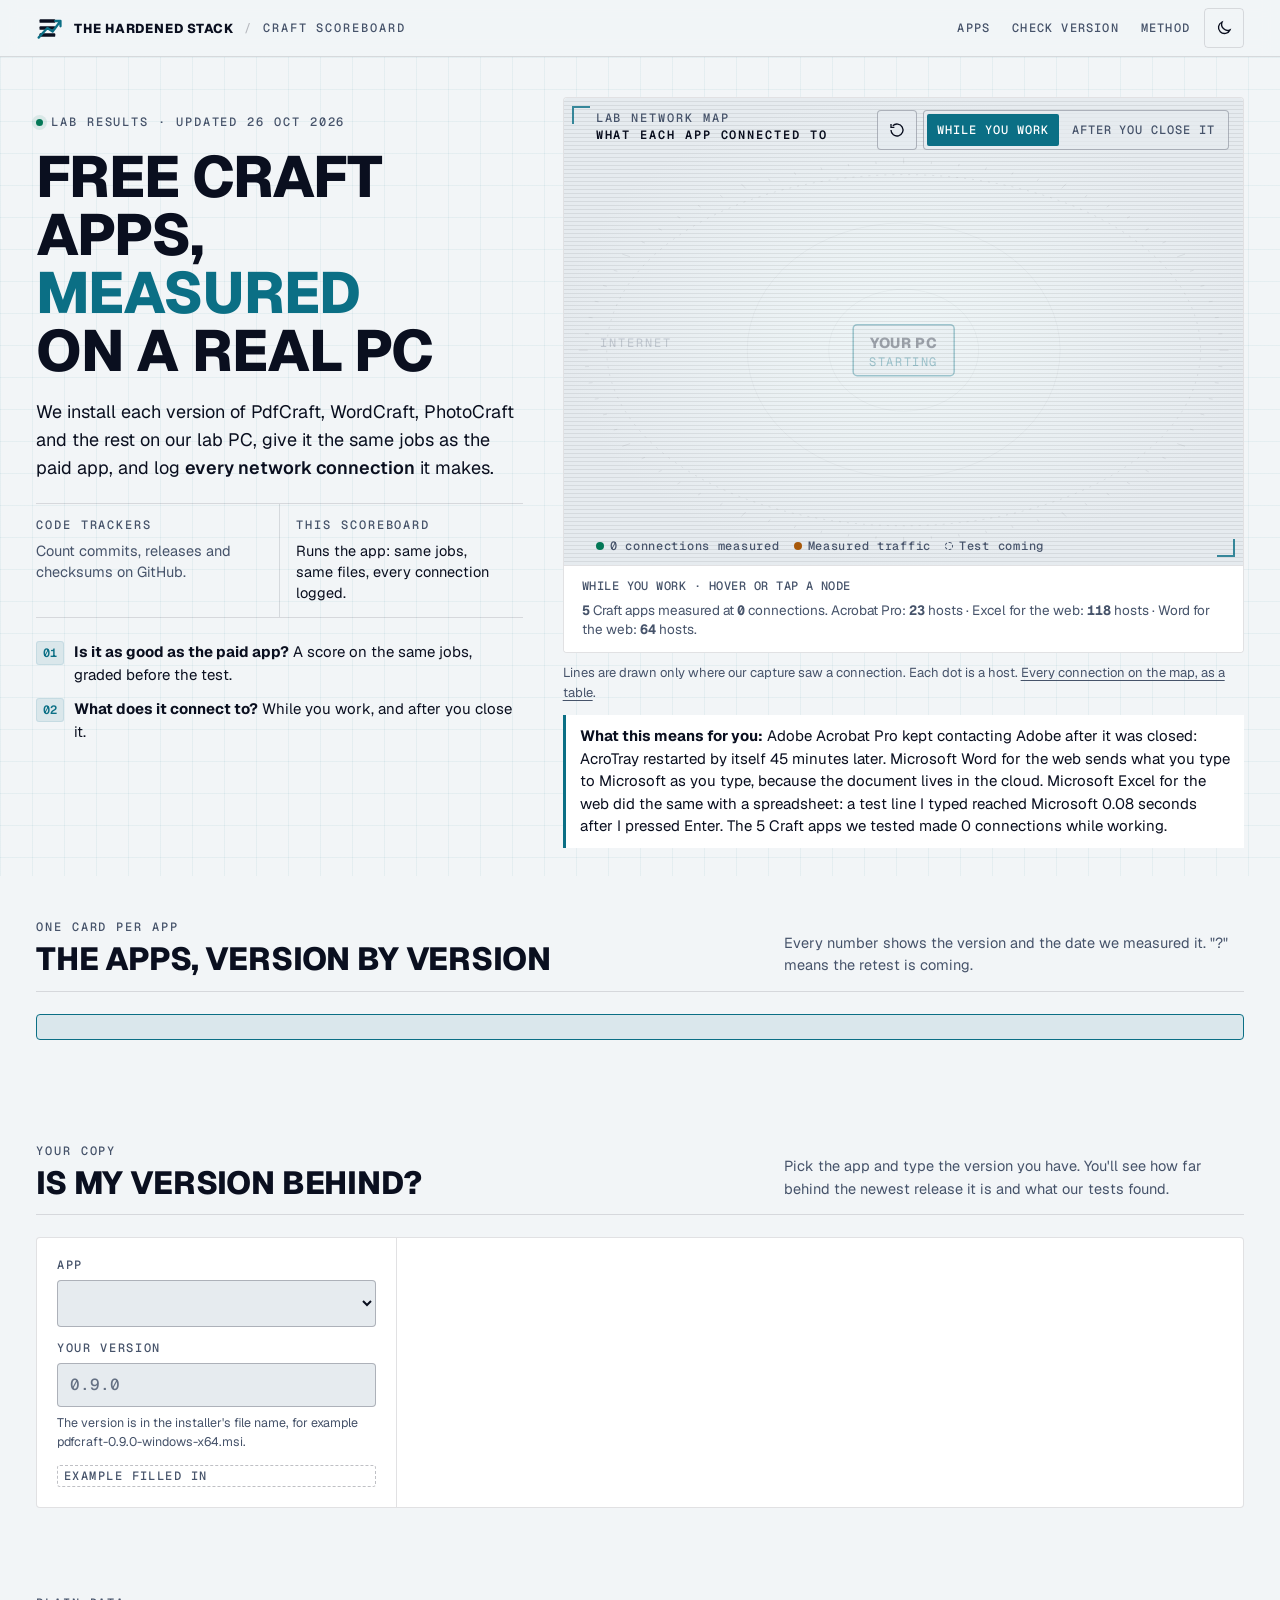
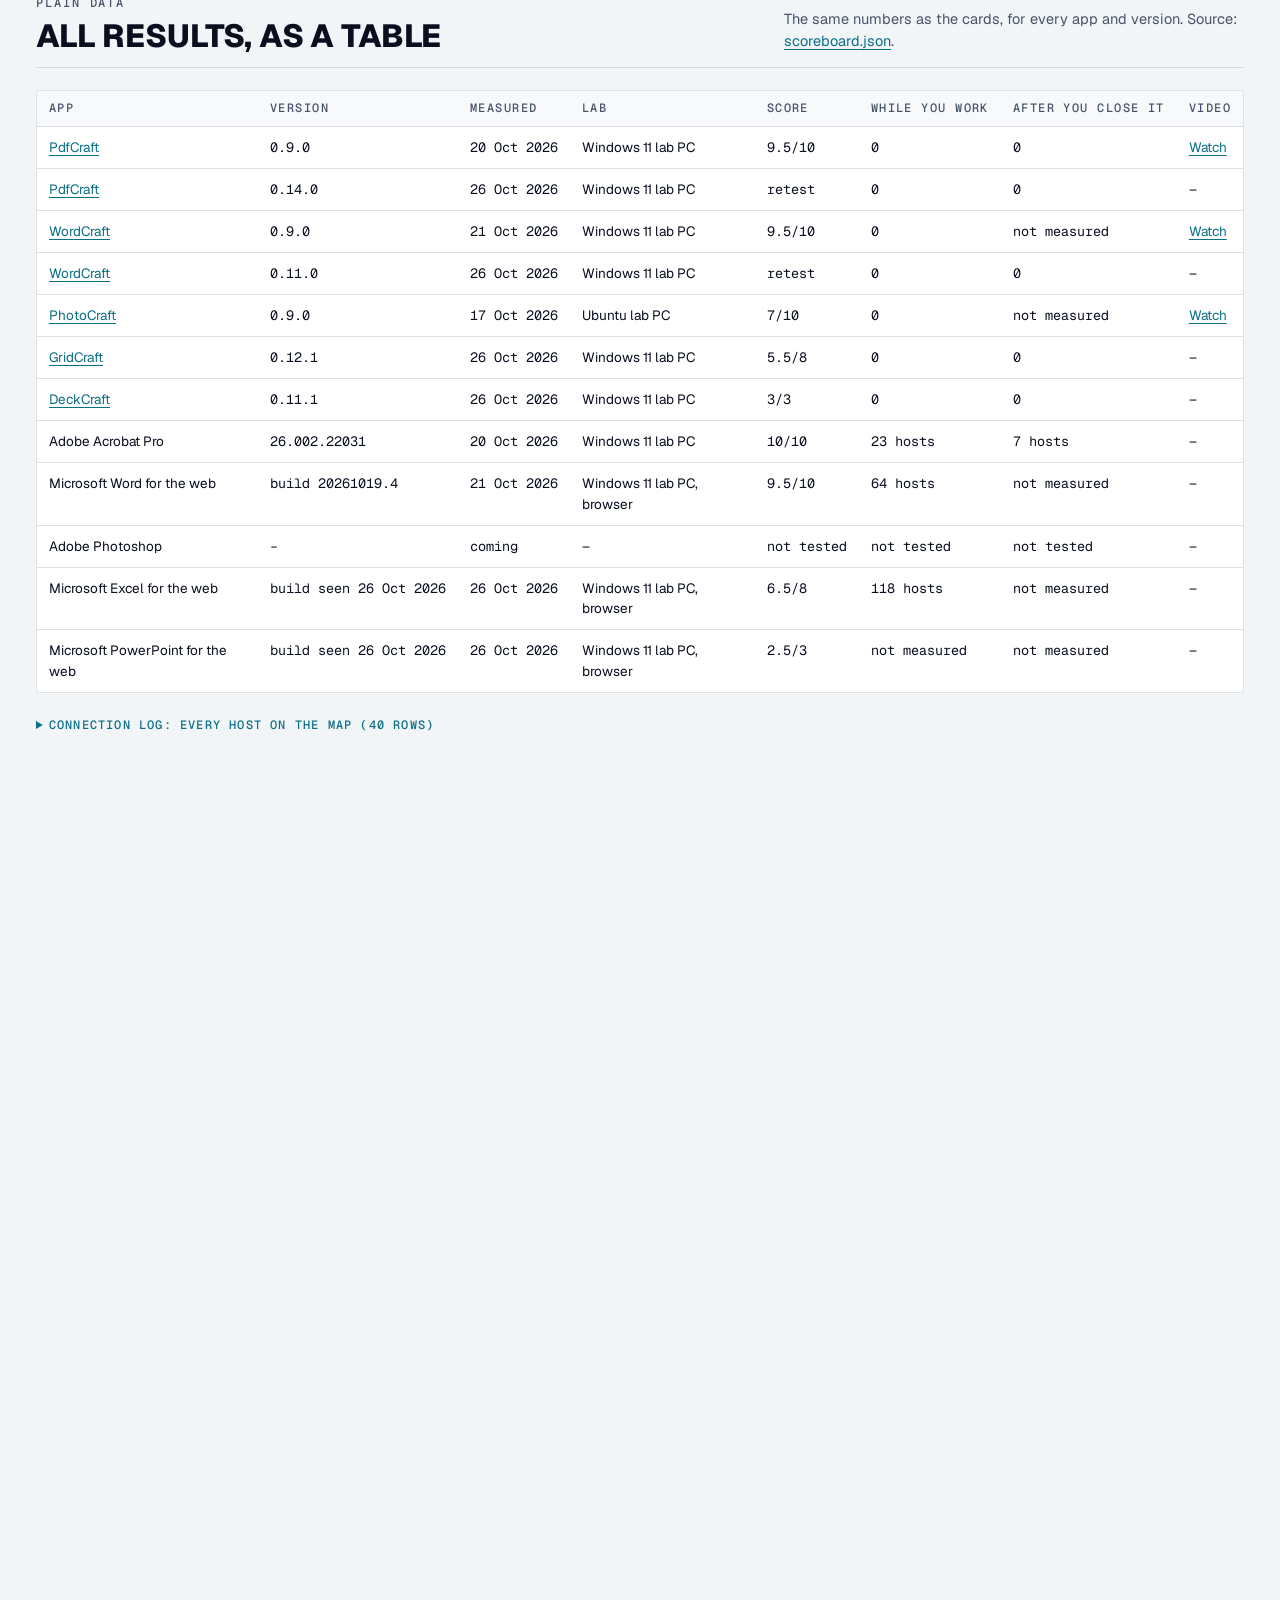
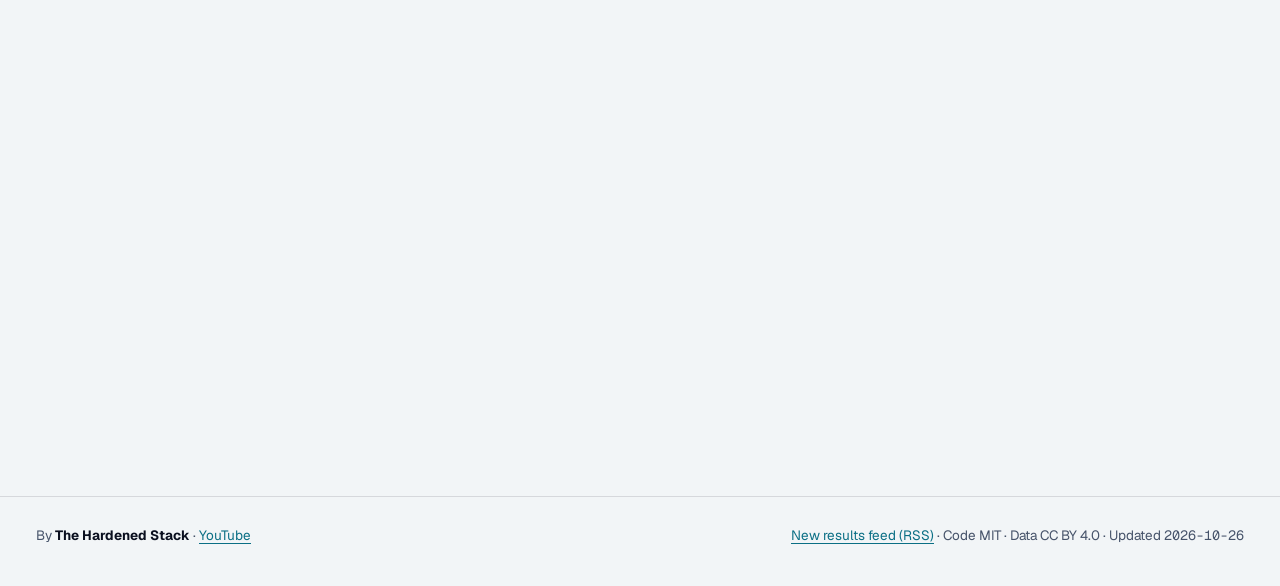
<file: index.html>
<!doctype html>
<html lang="en" class="nojs">
<head>
<meta charset="utf-8">
<meta name="viewport" content="width=device-width, initial-scale=1, viewport-fit=cover">
<meta http-equiv="Content-Security-Policy" content="default-src 'none'; script-src 'self' 'sha256-T2UL5jpI9P/61EwZ3cKBahAchgJo50HOl8XZq+KTWSU='; style-src 'self'; font-src 'self'; img-src 'self' data:; connect-src 'self'; manifest-src 'self'; base-uri 'none'; form-action 'none'">
<meta name="referrer" content="no-referrer">
<title>Craft Scoreboard</title>
<meta name="description" content="Free Craft apps (PdfCraft, WordCraft, PhotoCraft, GridCraft, DeckCraft) tested version by version on a real lab PC: a score against the paid app, and every network connection measured.">
<meta name="theme-color" content="#0a0f1f">
<meta property="og:type" content="website">
<meta property="og:site_name" content="The Hardened Stack">
<meta property="og:title" content="Craft Scoreboard: free Craft apps, measured on a real PC">
<meta property="og:description" content="Free Craft apps (PdfCraft, WordCraft, PhotoCraft, GridCraft, DeckCraft) tested version by version on a real lab PC: a score against the paid app, and every network connection measured.">
<meta property="og:url" content="https://hardenedstack.github.io/craft-scoreboard/">
<meta property="og:image" content="https://hardenedstack.github.io/craft-scoreboard/og.png">
<meta property="og:image:width" content="1200">
<meta property="og:image:height" content="630">
<meta property="og:image:alt" content="Lab network map: Craft apps at 0 connections, Acrobat and Word for the web contacting dozens of hosts">
<meta name="twitter:card" content="summary_large_image">
<meta name="twitter:title" content="Craft Scoreboard">
<meta name="twitter:description" content="Free Craft apps (PdfCraft, WordCraft, PhotoCraft, GridCraft, DeckCraft) tested version by version on a real lab PC: a score against the paid app, and every network connection measured.">
<meta name="twitter:image" content="https://hardenedstack.github.io/craft-scoreboard/og.png">
<link rel="canonical" href="https://hardenedstack.github.io/craft-scoreboard/">
<link rel="icon" href="favicon.svg" type="image/svg+xml">
<link rel="alternate" type="application/atom+xml" title="Craft Scoreboard: new lab results" href="feed.xml">
<link rel="preload" href="fonts/geist.woff2" as="font" type="font/woff2" crossorigin>
<link rel="preload" href="fonts/geist-mono.woff2" as="font" type="font/woff2" crossorigin>
<link rel="stylesheet" href="style.css">
<script>(function(){var d=document.documentElement;d.classList.remove('nojs');try{var t=localStorage.getItem('theme');if(t==='light'||t==='dark')d.setAttribute('data-theme',t)}catch(e){}var q=location.search;if(/[?&](stage|og)\b/.test(q)||location.hash==='#stage')d.classList.add('stage');if(/[?&]og\b/.test(q))d.classList.add('og');var m=/[?&]theme=(light|dark)\b/.exec(q);if(m)d.setAttribute('data-theme',m[1])})();</script>
<script type="application/json" id="data">{"schema":2,"updated":"2026-10-26","site":{"title":"Craft Scoreboard","url":"https://hardenedstack.github.io/craft-scoreboard/","channel":"The Hardened Stack","channel_url":"https://www.youtube.com/channel/UCg95mVk6Es290vh_YB7RZUg"},"scoring":{"pass":1,"partial":0.5,"fail":0,"rule":"Each job is graded PASS 1, PARTIAL 0.5 or FAIL 0. The grading rules for every job are written down before the first app runs it, and both apps get the same jobs and the same files.","scope":"A result covers only the version and the date shown. A newer version can behave differently.","connections":"Connections are network connections made by the app's own processes during the test, captured on the lab PC (packet capture plus the operating system's per-program connection log)."},"scenarios":{"working":"While you work","closed":"After you close it"},"apps":[{"id":"pdfcraft","name":"PdfCraft","kind":"craft","category":"PDF editor","compare_to":"acrobat","source_url":"https://github.com/storytold/pdfcraft","latest_seen":{"version":"0.14.0","checked":"2026-10-26"},"tracked":[{"key":"scanned_redaction","label":"Redact one line on a scanned page"},{"key":"ocr","label":"OCR word accuracy"},{"key":"connections","label":"Connections while working"}],"versions":[{"version":"0.9.0","date":"2026-10-20","status":"measured","platform":"Windows 11 lab PC","score":9.5,"of":10,"summary":"9 of 10 jobs passed. Redacting a scanned page deleted the whole page (GitHub issue #2246).","results":{"scanned_redaction":{"value":"Whole page went blank","grade":"fail"},"ocr":{"value":"97.6%","grade":"pass"},"connections":{"value":"0","grade":"pass"}},"connections":{"working":{"count":0,"how":"41-minute capture of all 10 jobs + Windows connection log"},"closed":{"count":0,"how":"0 processes left running after closing"}},"connections_detail":[],"video":{"id":"ELmmosIsNdI","title":"PdfCraft vs Adobe Acrobat: 10 Real PDF Jobs. It Scored 9.5/10"},"source":"V10 lab findings, 20 Oct 2026, sections 9-13","use_for":"Everyday PDF jobs: 9 of 10 passed, incl. OCR at 97.6% word accuracy.","not_yet_for":"Redacting scanned pages: the whole page went blank."},{"version":"0.14.0","date":"2026-10-26","status":"measured","platform":"Windows 11 lab PC","score":null,"of":null,"summary":"Retest: redacting a scanned page still deletes the whole page (same 1,297-byte file as 0.9.0; GitHub issue #2246 still open). Text redaction still works.","results":{"scanned_redaction":{"value":"Whole page still goes blank","grade":"fail"},"ocr":null,"connections":{"value":"0","grade":"pass"}},"connections":{"working":{"count":0,"how":"Windows connection log during 11 minutes of jobs; the only connection all night was a manual Help > Check for updates (api.github.com)"},"closed":{"count":0,"how":"0 processes left running 5 minutes after closing"}},"connections_detail":[{"host":"api.github.com","owner":"GitHub","scenario":"working","process":"PdfCraft","requests":1,"note":"Only when I clicked Help > Check for updates"}],"use_for":"Text PDFs: redacting text still passed, and it made 0 connections.","not_yet_for":"Redacting scanned pages: the whole page still goes blank in 0.14.0.","video":null,"source":"V13 lab findings, 26 Oct 2026, sections 7-8","proof":{"type":"before_after","label":"Redact one line on a scanned page (0.14.0)","before":"img/pdfcraft-0.14.0-scan-redaction-before.webp","after":"img/pdfcraft-0.14.0-scan-redaction-after.webp","width":1200,"height":675,"before_caption":"Before: one line marked for redaction","after_caption":"After Apply: the whole page still went blank","source":"Lab take, 26 Oct 2026 (GitHub issue #2246 still open)"}}]},{"id":"wordcraft","name":"WordCraft","kind":"craft","category":"Word processor","compare_to":"word-web","source_url":"https://github.com/storytold/wordcraft","latest_seen":{"version":"0.11.0","checked":"2026-10-26"},"tracked":[{"key":"grammar","label":"Spelling + grammar (12 planted errors)"},{"key":"round_trip","label":"40-page report round trip"},{"key":"connections","label":"Connections while working"}],"versions":[{"version":"0.9.0","date":"2026-10-21","status":"measured","platform":"Windows 11 lab PC","score":9.5,"of":10,"summary":"Tied with free Word for the web. The checker caught spelling only, no grammar.","results":{"grammar":{"value":"3/12, spelling only","grade":"partial"},"round_trip":{"value":"13/13 headings, 40/40 pages","grade":"pass"},"connections":{"value":"0","grade":"pass"}},"connections":{"working":{"count":0,"how":"Windows connection log during all 10 jobs: 720 events, 0 from wordcraft.exe"},"closed":null},"connections_detail":[],"video":{"id":"M-QbzRAQcp0","title":"WordCraft vs Free Microsoft Word: Same Score. One Uploads Files"},"source":"V11 lab findings, 21 Oct 2026, sections 8-9","use_for":"Everyday Word documents: invoices, a 40-page report and round trips all passed.","not_yet_for":"Grammar checks: it caught 3 of 12 planted errors, spelling only."},{"version":"0.11.0","date":"2026-10-26","status":"measured","platform":"Windows 11 lab PC","score":null,"of":null,"summary":"Retest: still 3 of 12 planted errors, spelling only, although \"Mark grammar errors as you type\" is on by default. The 40-page report round trip still passes.","results":{"grammar":{"value":"3/12, spelling only","grade":"partial"},"round_trip":{"value":"13/13 structure items","grade":"pass"},"connections":{"value":"0","grade":"pass"}},"connections":{"working":{"count":0,"how":"Windows connection log during 23 minutes and 3 documents; checking works offline"},"closed":{"count":0,"how":"0 processes left running 5 minutes after closing"}},"connections_detail":[],"use_for":"Everyday Word documents, offline: the report round trip passed, 0 connections.","not_yet_for":"Grammar checks: still 3 of 12 caught, spelling only.","video":null,"source":"V13 lab findings, 26 Oct 2026, sections 7-8"}]},{"id":"photocraft","name":"PhotoCraft","kind":"craft","category":"Photo editor","compare_to":"photoshop","source_url":"https://github.com/storytold/photocraft","latest_seen":{"version":"0.9.0","checked":"2026-10-17"},"tracked":[{"key":"remove_background","label":"Remove a portrait background"},{"key":"generative_fill","label":"Generative fill / AI expand"},{"key":"connections","label":"Connections while working"}],"versions":[{"version":"0.9.0","date":"2026-10-17","status":"measured","platform":"Ubuntu lab PC","score":7,"of":10,"summary":"6 passes, 2 partials, 2 fails on 10 standard Photoshop jobs.","results":{"remove_background":{"value":"Lost the top of the head","grade":"fail"},"generative_fill":{"value":"Not in the app","grade":"fail"},"connections":{"value":"0","grade":"pass"}},"connections":{"working":{"count":0,"how":"16-minute packet capture + per-process trace of 11 takes"},"closed":null},"connections_detail":[],"video":{"id":"yradgS_aGLQ","title":"PhotoCraft vs Photoshop: 10 Real Jobs. It Scored 7/10"},"source":"V09 lab findings, 17 Oct 2026, sections 2 and 4","use_for":"Crops, text, Curves, masks and spot healing: all passed.","not_yet_for":"Cutting out people (it lost the top of the head) or AI fill (not in the app)."}]},{"id":"gridcraft","name":"GridCraft","kind":"craft","category":"Spreadsheet","compare_to":"excel-web","source_url":"https://github.com/storytold/gridcraft","latest_seen":{"version":"0.12.1","checked":"2026-10-26"},"tracked":[{"key":"jobs","label":"8 spreadsheet jobs (40 formulas checked)"},{"key":"connections","label":"Connections while working"}],"versions":[{"version":"0.12.1","date":"2026-10-26","status":"measured","platform":"Windows 11 lab PC","score":5.5,"of":8,"summary":"40 of 40 formulas and the pivot totals right. Opened only 49,998 of 100,000 rows, and changed IDs (00123 to 123) and dates in a CSV without asking.","results":{"jobs":{"value":"5.5/8, 40/40 formulas","grade":"partial"},"connections":{"value":"0","grade":"pass"}},"connections":{"working":{"count":0,"how":"Windows connection log during all 8 jobs (39 minutes); no listening port"},"closed":{"count":0,"how":"0 processes left running 5 minutes after closing"}},"connections_detail":[],"video":null,"source":"V13 lab findings, 26 Oct 2026, sections 3 and 5","use_for":"Budgets, formulas and pivot tables: 40 of 40 formulas right, pivot totals exact.","not_yet_for":"Big files (it kept 49,998 of 100,000 rows) or CSVs with leading zeros and day-first dates."}]},{"id":"deckcraft","name":"DeckCraft","kind":"craft","category":"Slides","compare_to":"powerpoint-web","source_url":"https://github.com/storytold/deckcraft","latest_seen":{"version":"0.11.1","checked":"2026-10-26"},"tracked":[{"key":"jobs","label":"3 slide jobs"},{"key":"connections","label":"Connections while working"}],"versions":[{"version":"0.11.1","date":"2026-10-26","status":"measured","platform":"Windows 11 lab PC","score":3,"of":3,"summary":"All 3 jobs passed: the 10-slide deck opened right (table, chart, notes), presented with transitions and exported a matching 10-page PDF. The README still calls it early development.","results":{"jobs":{"value":"3/3","grade":"pass"},"connections":{"value":"0","grade":"pass"}},"connections":{"working":{"count":0,"how":"Windows connection log during all 3 jobs; no listening port"},"closed":{"count":0,"how":"0 processes left running 5 minutes after closing"}},"connections_detail":[],"video":null,"source":"V13 lab findings, 26 Oct 2026, section 6","use_for":"Opening, presenting and exporting everyday decks: 3 of 3 passed.","not_yet_for":"Anything beyond our 3 jobs: we tested one 10-slide deck, and the developer calls it early development."}]},{"id":"acrobat","name":"Adobe Acrobat Pro","short":"Acrobat Pro","kind":"paid","category":"PDF editor (trial)","versions":[{"version":"26.002.22031","date":"2026-10-20","status":"measured","platform":"Windows 11 lab PC","score":10,"of":10,"summary":"Passed all 10 jobs. Signed in to an Adobe account, default settings.","connections":{"working":{"count":23,"how":"Hosts contacted by Acrobat's processes and built-in web views: 19 during 58 minutes of local PDF work (no document upload seen, 0.19 MB sent) + 4 when I used the AI Assistant"},"closed":{"count":7,"how":"With Acrobat closed, AcroTray restarted itself 45 minutes later; AcroTray, AdobeCollabSync and LogTransport2 kept contacting Adobe","timeline":{"start":"10:49:23","end":"11:37:00","captured_from":"10:49:23","events":[{"time":"10:41:00","text":"Acrobat closed. 4 Adobe processes keep running in the background."},{"time":"10:49:23","text":"Capture running. No Adobe connections yet."},{"time":"11:26:12","text":"AcroTray restarts by itself, 45 minutes after Acrobat was closed."},{"time":"11:26:14","text":"AcroTray and AdobeCollabSync contact 6 Adobe hosts."},{"time":"11:36:29","text":"LogTransport2, Adobe's log uploader, connects to 44.219.221.77."},{"time":"11:37:00","text":"End of capture. Acrobat itself was never reopened."}]}}},"connections_detail":[{"host":"acroipm2.adobe.com","owner":"Adobe","scenario":"working","process":"Acrobat"},{"host":"aepxlg.adobe.com","owner":"Adobe","scenario":"working","process":"Acrobat"},{"host":"cai-signer.adobe.io","owner":"Adobe","scenario":"working","process":"Acrobat","note":"Content Credentials"},{"host":"cc-api-data.adobe.io","owner":"Adobe","scenario":"working","process":"Acrobat"},{"host":"cctypekit.adobe.io","owner":"Adobe","scenario":"working","process":"Acrobat"},{"host":"contentcredentials.org","owner":"Content Credentials","scenario":"working","process":"Acrobat","note":"Content Credentials"},{"host":"faster.typekit.net","owner":"Adobe","scenario":"working","process":"Acrobat","mb_down":9.3,"note":"Fonts"},{"host":"files-asr.acrobat.com","owner":"Adobe","scenario":"working","process":"Acrobat"},{"host":"ic.adobe.io","owner":"Adobe","scenario":"working","process":"Acrobat"},{"host":"ims-na1.adobelogin.com","owner":"Adobe","scenario":"working","process":"Acrobat","note":"Sign-in"},{"host":"raw.githubusercontent.com","owner":"GitHub","scenario":"working","process":"Acrobat","note":"Content Credentials"},{"host":"udps.adobe.com","owner":"Adobe","scenario":"working","process":"Acrobat"},{"host":"verify.contentauthenticity.org","owner":"Content Credentials","scenario":"working","process":"Acrobat","note":"Content Credentials"},{"host":"adobe.demdex.net","owner":"Adobe","scenario":"working","process":"Acrobat web view","note":"Adobe audience platform"},{"host":"sstats.adobe.com","owner":"Adobe","scenario":"working","process":"Acrobat web view","note":"Analytics"},{"host":"fillsign.acrobat.com","owner":"Adobe","scenario":"working","process":"Acrobat web view"},{"host":"createpdf-asr.acrobat.com","owner":"Adobe","scenario":"working","process":"Acrobat web view"},{"host":"cloud-asr.acrobat.com","owner":"Adobe","scenario":"working","process":"Acrobat web view"},{"host":"hbc.adobe.io","owner":"Adobe","scenario":"working","process":"Acrobat web view"},{"host":"dc-api-v2.adobe.io","owner":"Adobe","scenario":"working","process":"Acrobat AI Assistant","kb_up":2.0,"note":"Summary of a 3.8 KB contract"},{"host":"dc-genai-content-platform-v2-jpn3.adobe.io","owner":"Adobe","scenario":"working","process":"Acrobat AI Assistant","kb_up":8.6,"note":"Summary of a 3.8 KB contract"},{"host":"senseicore-an1.adobe.io","owner":"Adobe","scenario":"working","process":"Acrobat AI Assistant","kb_up":18.6,"note":"Summary of a 3.8 KB contract"},{"host":"dc-genai-access-provisioning-api.adobe.io","owner":"Adobe","scenario":"working","process":"Acrobat AI Assistant","kb_up":1.8,"note":"Summary of a 3.8 KB contract"},{"host":"cc-api-data.adobe.io","owner":"Adobe","scenario":"closed","process":"AcroTray","time":"11:26:16"},{"host":"ims-na1.adobelogin.com","owner":"Adobe","scenario":"closed","process":"AcroTray","time":"11:26:16"},{"host":"ims-prod06.adobelogin.com","owner":"Adobe","scenario":"closed","process":"AcroTray","time":"11:26:16"},{"host":"p13n.adobe.io","owner":"Adobe","scenario":"closed","process":"AcroTray","time":"11:26:18"},{"host":"lcs-cops.adobe.io","owner":"Adobe","scenario":"closed","process":"AcroTray","time":"11:26:17"},{"host":"aepxlg.adobe.com","owner":"Adobe","scenario":"closed","process":"AdobeCollabSync","time":"11:26:14"},{"host":"44.219.221.77","owner":"Adobe log uploader","scenario":"closed","process":"LogTransport2","note":"Adobe's log uploader, port 443","time":"11:36:29"}],"source":"V10 lab findings, 20 Oct 2026, sections 4, 5, 8 and 11","means":"kept contacting Adobe after it was closed: AcroTray restarted by itself 45 minutes later"}]},{"id":"word-web","name":"Microsoft Word for the web","short":"Word for the web","kind":"paid","category":"Word processor (free, Microsoft account)","versions":[{"version":"build 20261019.4","date":"2026-10-21","status":"measured","platform":"Windows 11 lab PC, browser","score":9.5,"of":10,"summary":"Tied with WordCraft. Mail merge needs the desktop app. Every file opened was uploaded to OneDrive.","connections":{"working":{"count":64,"how":"Hosts in one 47-minute editing session; a test phrase I typed reached Microsoft's editing server within seconds (this is how cloud editing works)"},"closed":null},"connections_detail":[{"host":"word-edit.officeapps.live.com","owner":"Microsoft","scenario":"working","process":"Word for the web","note":"Typed text sent as you type"},{"host":"graph.microsoft.com","owner":"Microsoft","scenario":"working","process":"Word for the web","requests":7,"note":"Each opened file uploaded to OneDrive"},{"host":"browser.events.data.microsoft.com","owner":"Microsoft","scenario":"working","process":"Word for the web","requests":449,"mb_up":8.9,"note":"Diagnostic events"},{"host":"eu-office.events.data.microsoft.com","owner":"Microsoft","scenario":"working","process":"Word for the web","requests":54,"mb_up":1.2,"note":"Diagnostic events"},{"host":"euc-word-telemetry.officeapps.live.com","owner":"Microsoft","scenario":"working","process":"Word for the web","requests":51,"mb_up":0.67,"note":"Diagnostic events"}],"source":"V11 lab findings, 21 Oct 2026, section 7","means":"sends what you type to Microsoft as you type, because the document lives in the cloud"}]},{"id":"photoshop","name":"Adobe Photoshop","short":"Photoshop","kind":"paid","category":"Photo editor","versions":[{"version":null,"date":null,"status":"not_tested","platform":null,"score":null,"of":null,"summary":"Not run in our lab. PhotoCraft was graded on 10 standard Photoshop jobs.","connections":{"working":null,"closed":null},"connections_detail":[],"source":"V09 lab findings, 17 Oct 2026"}]},{"id":"excel-web","name":"Microsoft Excel for the web","short":"Excel for the web","kind":"paid","category":"Spreadsheet (free, Microsoft account)","versions":[{"version":"build seen 26 Oct 2026","date":"2026-10-26","status":"measured","platform":"Windows 11 lab PC, browser","score":6.5,"of":8,"summary":"Opened all 100,000 rows. Changed the same CSV without asking (and broke the accented names). Every file opened was uploaded to OneDrive.","connections":{"working":{"count":118,"how":"Hosts in one 52-minute Edge session (browser included); a test line I typed reached Microsoft's server 0.08 s after Enter (this is how cloud editing works)"},"closed":null},"connections_detail":[{"host":"excel.officeapps.live.com","owner":"Microsoft","scenario":"working","process":"Excel for the web","requests":1227,"note":"Typed text sent as you type"},{"host":"onedrive.live.com","owner":"Microsoft","scenario":"working","process":"Excel for the web","requests":165,"mb_up":9.6,"note":"Files stored in OneDrive"},{"host":"excel-telemetry.officeapps.live.com","owner":"Microsoft","scenario":"working","process":"Excel for the web","requests":806,"mb_up":30.0,"note":"Diagnostic events"},{"host":"browser.events.data.microsoft.com","owner":"Microsoft","scenario":"working","process":"Excel for the web","requests":636,"mb_up":28.1,"note":"Diagnostic events"}],"means":"did the same with a spreadsheet: a test line I typed reached Microsoft 0.08 seconds after I pressed Enter","source":"V13 lab findings, 26 Oct 2026, section 4"}]},{"id":"powerpoint-web","name":"Microsoft PowerPoint for the web","short":"PowerPoint for the web","kind":"paid","category":"Slides (free, Microsoft account)","versions":[{"version":"build seen 26 Oct 2026","date":"2026-10-26","status":"measured","platform":"Windows 11 lab PC, browser","score":2.5,"of":3,"summary":"The deck opened right and exported a matching PDF. Slides advanced, but I didn't see the 2 transitions play in 3 recorded runs.","connections":{"working":null,"closed":null},"connections_detail":[],"source":"V13 lab findings, 26 Oct 2026, section 6"}]}]}</script>
<script src="app.js" defer></script>
</head>
<body>
<a class="skip" href="#main">Skip to results</a>
<header class="top">
  <div class="wrap">
    <a class="brand" href="./">
      <svg width="28" height="28" viewBox="0 0 32 32" aria-hidden="true"><rect x="4" y="6" width="18" height="4" rx="1" fill="currentColor"/><rect x="4" y="14" width="18" height="4" rx="1" fill="currentColor"/><rect x="4" y="22" width="18" height="4" rx="1" fill="currentColor"/><path class="logo-flow" d="M3 27 L13 16 L19 20 L28 8 M22 8 H28 V14" fill="none" stroke-width="2.6" stroke-linecap="round" stroke-linejoin="round"/></svg>
      <b>The Hardened Stack</b><span class="sep">/</span><span>Craft Scoreboard</span>
    </a>
    <nav aria-label="Sections">
      <a class="hide-sm" href="#apps">Apps</a>
      <a class="hide-sm" href="#check">Check version</a>
      <a class="hide-sm" href="#method">Method</a>
      <button type="button" class="btn-icon" id="theme" aria-label="Switch theme">
        <svg class="theme-light-icon" viewBox="0 0 24 24" fill="none" stroke="currentColor" stroke-width="1.8" aria-hidden="true"><circle cx="12" cy="12" r="4.2"/><path d="M12 2.5v2.2M12 19.3v2.2M2.5 12h2.2M19.3 12h2.2M5.3 5.3l1.6 1.6M17.1 17.1l1.6 1.6M5.3 18.7l1.6-1.6M17.1 6.9l1.6-1.6"/></svg>
        <svg class="theme-dark-icon" viewBox="0 0 24 24" fill="none" stroke="currentColor" stroke-width="1.8" aria-hidden="true"><path d="M20 14.5A8 8 0 0 1 9.5 4a8 8 0 1 0 10.5 10.5Z"/></svg>
      </button>
    </nav>
  </div>
</header>

<main id="main">
  <section class="hero" aria-labelledby="hero-title">
    <div class="wrap hero-grid">
      <div class="hero-copy">
        <div class="label eyebrow"><span class="dot" aria-hidden="true"></span>Lab results · updated 26 Oct 2026</div>
        <h1 id="hero-title">Free Craft apps, <em>measured</em> on a real PC</h1>
        <p class="lede">We install each version of PdfCraft, WordCraft, PhotoCraft and the rest on our lab PC, give it the same jobs as the paid app, and log <strong>every network connection</strong> it makes.</p>
        <div class="contrast">
          <div class="them"><div class="label">Code trackers</div><p>Count commits, releases and checksums on GitHub.</p></div>
          <div class="us"><div class="label">This scoreboard</div><p>Runs the app: same jobs, same files, every connection logged.</p></div>
        </div>
        <ul class="answers" aria-label="Two answers per version">
          <li><span class="k">01</span><span><b>Is it as good as the paid app?</b> A score on the same jobs, graded before the test.</span></li>
          <li><span class="k">02</span><span><b>What does it connect to?</b> While you work, and after you close it.</span></li>
        </ul>
      </div>
      <div class="map-wrap">
        <div class="map-box">
          <div class="map-frame">
            <canvas id="map" role="img" aria-label="Lab network map. Craft apps measured at 0 connections. Adobe Acrobat Pro contacted 23 hosts while working and 7 after it was closed. Word for the web contacted 64 hosts in one editing session. The full list is in the connection log table below." aria-describedby="conn-log-summary"></canvas>
            <div class="scan" aria-hidden="true"></div>
            <div class="map-hud">
              <div class="map-title">Lab network map<b>What each app connected to</b></div>
              <div class="hud-ctl">
              <button type="button" class="btn-icon replay" id="replay" aria-label="Replay the sequence"><svg viewBox="0 0 24 24" fill="none" stroke="currentColor" stroke-width="1.8" aria-hidden="true"><path d="M4 12a8 8 0 1 0 2.4-5.7M4 4v4.5h4.5"/></svg></button>
              <div class="seg" role="group" aria-label="When">
                <button type="button" data-sc="working" aria-pressed="true">While you work</button>
                <button type="button" data-sc="closed" aria-pressed="false">After you close it</button>
              </div>
              </div>
            </div>
            <div class="map-legend" aria-hidden="true"><span><i class="lg-q"></i>0 connections measured</span><span><i class="lg-t"></i>Measured traffic</span><span><i class="lg-c"></i>Test coming</span></div>
          </div>
          <div class="readout" id="readout" aria-live="polite"></div>
        </div>
        <p class="map-note">Lines are drawn only where our capture saw a connection. Each dot is a host. <a href="#conn-log">Every connection on the map, as a table</a>.</p>
        <p class="map-means"><b>What this means for you:</b> Adobe Acrobat Pro kept contacting Adobe after it was closed: AcroTray restarted by itself 45 minutes later. Microsoft Word for the web sends what you type to Microsoft as you type, because the document lives in the cloud. Microsoft Excel for the web did the same with a spreadsheet: a test line I typed reached Microsoft 0.08 seconds after I pressed Enter. The 5 Craft apps we tested made 0 connections while working.</p>
      </div>
    </div>
  </section>

  <section id="apps" aria-labelledby="apps-title">
    <div class="wrap">
      <div class="sec-head">
        <div><div class="label">One card per app</div><h2 id="apps-title">The apps, version by version</h2></div>
        <p>Every number shows the version and the date we measured it. "?" means the retest is coming.</p>
      </div>
      <p class="new-banner" id="new-banner" hidden></p>
      <noscript><p class="nojs-note">The app cards, the map and the version checker need JavaScript. Every result is in the tables further down.</p></noscript>
      <div class="apps" id="apps-list"></div>
    </div>
  </section>

  <section id="check" aria-labelledby="check-title" class="js-only">
    <div class="wrap">
      <div class="sec-head">
        <div><div class="label">Your copy</div><h2 id="check-title">Is my version behind?</h2></div>
        <p>Pick the app and type the version you have. You'll see how far behind the newest release it is and what our tests found.</p>
      </div>
      <div class="checker">
        <form id="checker" autocomplete="off">
          <div class="field"><label for="chk-app">App</label><select id="chk-app" name="app"></select></div>
          <div class="field"><label for="chk-ver">Your version</label><input id="chk-ver" name="version" inputmode="decimal" placeholder="0.9.0" spellcheck="false" aria-describedby="chk-hint"><span class="hint" id="chk-hint">The version is in the installer's file name, for example pdfcraft-0.9.0-windows-x64.msi.</span></div>
          <span class="example" id="chk-example">Example filled in</span>
        </form>
        <div class="check-out" id="chk-out" aria-live="polite"></div>
      </div>
    </div>
  </section>

  <section id="results" aria-labelledby="results-title">
    <div class="wrap">
      <div class="sec-head">
        <div><div class="label">Plain data</div><h2 id="results-title">All results, as a table</h2></div>
        <p>The same numbers as the cards, for every app and version. Source: <a href="scoreboard.json">scoreboard.json</a>.</p>
      </div>
      <div class="tbl-wrap">
        <table>
          <caption class="sr-only">Craft Scoreboard results by app and version</caption>
          <thead><tr><th scope="col">App</th><th scope="col">Version</th><th scope="col">Measured</th><th scope="col">Lab</th><th scope="col">Score</th><th scope="col">While you work</th><th scope="col">After you close it</th><th scope="col">Video</th></tr></thead>
          <tbody><tr><td><a href="#pdfcraft">PdfCraft</a></td><td class="num">0.9.0</td><td class="num">20 Oct 2026</td><td>Windows 11 lab PC</td><td class="num">9.5/10</td><td class="num">0</td><td class="num">0</td><td><a href="https://www.youtube.com/watch?v=ELmmosIsNdI" rel="noopener">Watch</a></td></tr>
<tr><td><a href="#pdfcraft">PdfCraft</a></td><td class="num">0.14.0</td><td class="num">26 Oct 2026</td><td>Windows 11 lab PC</td><td class="num">retest</td><td class="num">0</td><td class="num">0</td><td>–</td></tr>
<tr><td><a href="#wordcraft">WordCraft</a></td><td class="num">0.9.0</td><td class="num">21 Oct 2026</td><td>Windows 11 lab PC</td><td class="num">9.5/10</td><td class="num">0</td><td class="num">not measured</td><td><a href="https://www.youtube.com/watch?v=M-QbzRAQcp0" rel="noopener">Watch</a></td></tr>
<tr><td><a href="#wordcraft">WordCraft</a></td><td class="num">0.11.0</td><td class="num">26 Oct 2026</td><td>Windows 11 lab PC</td><td class="num">retest</td><td class="num">0</td><td class="num">0</td><td>–</td></tr>
<tr><td><a href="#photocraft">PhotoCraft</a></td><td class="num">0.9.0</td><td class="num">17 Oct 2026</td><td>Ubuntu lab PC</td><td class="num">7/10</td><td class="num">0</td><td class="num">not measured</td><td><a href="https://www.youtube.com/watch?v=yradgS_aGLQ" rel="noopener">Watch</a></td></tr>
<tr><td><a href="#gridcraft">GridCraft</a></td><td class="num">0.12.1</td><td class="num">26 Oct 2026</td><td>Windows 11 lab PC</td><td class="num">5.5/8</td><td class="num">0</td><td class="num">0</td><td>–</td></tr>
<tr><td><a href="#deckcraft">DeckCraft</a></td><td class="num">0.11.1</td><td class="num">26 Oct 2026</td><td>Windows 11 lab PC</td><td class="num">3/3</td><td class="num">0</td><td class="num">0</td><td>–</td></tr>
<tr><td>Adobe Acrobat Pro</td><td class="num">26.002.22031</td><td class="num">20 Oct 2026</td><td>Windows 11 lab PC</td><td class="num">10/10</td><td class="num">23 hosts</td><td class="num">7 hosts</td><td>–</td></tr>
<tr><td>Microsoft Word for the web</td><td class="num">build 20261019.4</td><td class="num">21 Oct 2026</td><td>Windows 11 lab PC, browser</td><td class="num">9.5/10</td><td class="num">64 hosts</td><td class="num">not measured</td><td>–</td></tr>
<tr><td>Adobe Photoshop</td><td class="num">–</td><td class="num">coming</td><td>–</td><td class="num">not tested</td><td class="num">not tested</td><td class="num">not tested</td><td>–</td></tr>
<tr><td>Microsoft Excel for the web</td><td class="num">build seen 26 Oct 2026</td><td class="num">26 Oct 2026</td><td>Windows 11 lab PC, browser</td><td class="num">6.5/8</td><td class="num">118 hosts</td><td class="num">not measured</td><td>–</td></tr>
<tr><td>Microsoft PowerPoint for the web</td><td class="num">build seen 26 Oct 2026</td><td class="num">26 Oct 2026</td><td>Windows 11 lab PC, browser</td><td class="num">2.5/3</td><td class="num">not measured</td><td class="num">not measured</td><td>–</td></tr></tbody>
        </table>
      </div>
      <details id="conn-log">
        <summary>Connection log: every host on the map (40 rows)</summary>
        <p id="conn-log-summary" class="map-note">Hosts contacted by each app's own processes in our captures. Encrypted traffic: we list who was contacted and how much was sent, not what was inside.</p>
        <div class="tbl-wrap">
          <table>
            <caption class="sr-only">Connection log for the lab network map</caption>
            <thead><tr><th scope="col">App and version</th><th scope="col">When</th><th scope="col">Process</th><th scope="col">Host</th><th scope="col">Requests / data</th><th scope="col">Note</th></tr></thead>
            <tbody><tr><td>PdfCraft <span class="num">0.14.0</span><br><span class="num">26 Oct 2026</span></td><td>While you work</td><td>PdfCraft</td><td class="host">api.github.com</td><td class="num">1 requests</td><td>Only when I clicked Help &gt; Check for updates</td></tr>
<tr><td>Acrobat Pro <span class="num">26.002.22031</span><br><span class="num">20 Oct 2026</span></td><td>While you work</td><td>Acrobat</td><td class="host">acroipm2.adobe.com</td><td class="num">–</td><td></td></tr>
<tr><td>Acrobat Pro <span class="num">26.002.22031</span><br><span class="num">20 Oct 2026</span></td><td>While you work</td><td>Acrobat</td><td class="host">aepxlg.adobe.com</td><td class="num">–</td><td></td></tr>
<tr><td>Acrobat Pro <span class="num">26.002.22031</span><br><span class="num">20 Oct 2026</span></td><td>While you work</td><td>Acrobat</td><td class="host">cai-signer.adobe.io</td><td class="num">–</td><td>Content Credentials</td></tr>
<tr><td>Acrobat Pro <span class="num">26.002.22031</span><br><span class="num">20 Oct 2026</span></td><td>While you work</td><td>Acrobat</td><td class="host">cc-api-data.adobe.io</td><td class="num">–</td><td></td></tr>
<tr><td>Acrobat Pro <span class="num">26.002.22031</span><br><span class="num">20 Oct 2026</span></td><td>While you work</td><td>Acrobat</td><td class="host">cctypekit.adobe.io</td><td class="num">–</td><td></td></tr>
<tr><td>Acrobat Pro <span class="num">26.002.22031</span><br><span class="num">20 Oct 2026</span></td><td>While you work</td><td>Acrobat</td><td class="host">contentcredentials.org</td><td class="num">–</td><td>Content Credentials</td></tr>
<tr><td>Acrobat Pro <span class="num">26.002.22031</span><br><span class="num">20 Oct 2026</span></td><td>While you work</td><td>Acrobat</td><td class="host">faster.typekit.net</td><td class="num">9.3 MB received</td><td>Fonts</td></tr>
<tr><td>Acrobat Pro <span class="num">26.002.22031</span><br><span class="num">20 Oct 2026</span></td><td>While you work</td><td>Acrobat</td><td class="host">files-asr.acrobat.com</td><td class="num">–</td><td></td></tr>
<tr><td>Acrobat Pro <span class="num">26.002.22031</span><br><span class="num">20 Oct 2026</span></td><td>While you work</td><td>Acrobat</td><td class="host">ic.adobe.io</td><td class="num">–</td><td></td></tr>
<tr><td>Acrobat Pro <span class="num">26.002.22031</span><br><span class="num">20 Oct 2026</span></td><td>While you work</td><td>Acrobat</td><td class="host">ims-na1.adobelogin.com</td><td class="num">–</td><td>Sign-in</td></tr>
<tr><td>Acrobat Pro <span class="num">26.002.22031</span><br><span class="num">20 Oct 2026</span></td><td>While you work</td><td>Acrobat</td><td class="host">raw.githubusercontent.com</td><td class="num">–</td><td>Content Credentials</td></tr>
<tr><td>Acrobat Pro <span class="num">26.002.22031</span><br><span class="num">20 Oct 2026</span></td><td>While you work</td><td>Acrobat</td><td class="host">udps.adobe.com</td><td class="num">–</td><td></td></tr>
<tr><td>Acrobat Pro <span class="num">26.002.22031</span><br><span class="num">20 Oct 2026</span></td><td>While you work</td><td>Acrobat</td><td class="host">verify.contentauthenticity.org</td><td class="num">–</td><td>Content Credentials</td></tr>
<tr><td>Acrobat Pro <span class="num">26.002.22031</span><br><span class="num">20 Oct 2026</span></td><td>While you work</td><td>Acrobat web view</td><td class="host">adobe.demdex.net</td><td class="num">–</td><td>Adobe audience platform</td></tr>
<tr><td>Acrobat Pro <span class="num">26.002.22031</span><br><span class="num">20 Oct 2026</span></td><td>While you work</td><td>Acrobat web view</td><td class="host">sstats.adobe.com</td><td class="num">–</td><td>Analytics</td></tr>
<tr><td>Acrobat Pro <span class="num">26.002.22031</span><br><span class="num">20 Oct 2026</span></td><td>While you work</td><td>Acrobat web view</td><td class="host">fillsign.acrobat.com</td><td class="num">–</td><td></td></tr>
<tr><td>Acrobat Pro <span class="num">26.002.22031</span><br><span class="num">20 Oct 2026</span></td><td>While you work</td><td>Acrobat web view</td><td class="host">createpdf-asr.acrobat.com</td><td class="num">–</td><td></td></tr>
<tr><td>Acrobat Pro <span class="num">26.002.22031</span><br><span class="num">20 Oct 2026</span></td><td>While you work</td><td>Acrobat web view</td><td class="host">cloud-asr.acrobat.com</td><td class="num">–</td><td></td></tr>
<tr><td>Acrobat Pro <span class="num">26.002.22031</span><br><span class="num">20 Oct 2026</span></td><td>While you work</td><td>Acrobat web view</td><td class="host">hbc.adobe.io</td><td class="num">–</td><td></td></tr>
<tr><td>Acrobat Pro <span class="num">26.002.22031</span><br><span class="num">20 Oct 2026</span></td><td>While you work</td><td>Acrobat AI Assistant</td><td class="host">dc-api-v2.adobe.io</td><td class="num">2 KB sent</td><td>Summary of a 3.8 KB contract</td></tr>
<tr><td>Acrobat Pro <span class="num">26.002.22031</span><br><span class="num">20 Oct 2026</span></td><td>While you work</td><td>Acrobat AI Assistant</td><td class="host">dc-genai-content-platform-v2-jpn3.adobe.io</td><td class="num">8.6 KB sent</td><td>Summary of a 3.8 KB contract</td></tr>
<tr><td>Acrobat Pro <span class="num">26.002.22031</span><br><span class="num">20 Oct 2026</span></td><td>While you work</td><td>Acrobat AI Assistant</td><td class="host">senseicore-an1.adobe.io</td><td class="num">18.6 KB sent</td><td>Summary of a 3.8 KB contract</td></tr>
<tr><td>Acrobat Pro <span class="num">26.002.22031</span><br><span class="num">20 Oct 2026</span></td><td>While you work</td><td>Acrobat AI Assistant</td><td class="host">dc-genai-access-provisioning-api.adobe.io</td><td class="num">1.8 KB sent</td><td>Summary of a 3.8 KB contract</td></tr>
<tr><td>Acrobat Pro <span class="num">26.002.22031</span><br><span class="num">20 Oct 2026</span></td><td>After you close it</td><td>AcroTray</td><td class="host">cc-api-data.adobe.io</td><td class="num">–</td><td></td></tr>
<tr><td>Acrobat Pro <span class="num">26.002.22031</span><br><span class="num">20 Oct 2026</span></td><td>After you close it</td><td>AcroTray</td><td class="host">ims-na1.adobelogin.com</td><td class="num">–</td><td></td></tr>
<tr><td>Acrobat Pro <span class="num">26.002.22031</span><br><span class="num">20 Oct 2026</span></td><td>After you close it</td><td>AcroTray</td><td class="host">ims-prod06.adobelogin.com</td><td class="num">–</td><td></td></tr>
<tr><td>Acrobat Pro <span class="num">26.002.22031</span><br><span class="num">20 Oct 2026</span></td><td>After you close it</td><td>AcroTray</td><td class="host">p13n.adobe.io</td><td class="num">–</td><td></td></tr>
<tr><td>Acrobat Pro <span class="num">26.002.22031</span><br><span class="num">20 Oct 2026</span></td><td>After you close it</td><td>AcroTray</td><td class="host">lcs-cops.adobe.io</td><td class="num">–</td><td></td></tr>
<tr><td>Acrobat Pro <span class="num">26.002.22031</span><br><span class="num">20 Oct 2026</span></td><td>After you close it</td><td>AdobeCollabSync</td><td class="host">aepxlg.adobe.com</td><td class="num">–</td><td></td></tr>
<tr><td>Acrobat Pro <span class="num">26.002.22031</span><br><span class="num">20 Oct 2026</span></td><td>After you close it</td><td>LogTransport2</td><td class="host">44.219.221.77</td><td class="num">–</td><td>Adobe&#x27;s log uploader, port 443</td></tr>
<tr><td>Word for the web <span class="num">build 20261019.4</span><br><span class="num">21 Oct 2026</span></td><td>While you work</td><td>Word for the web</td><td class="host">word-edit.officeapps.live.com</td><td class="num">–</td><td>Typed text sent as you type</td></tr>
<tr><td>Word for the web <span class="num">build 20261019.4</span><br><span class="num">21 Oct 2026</span></td><td>While you work</td><td>Word for the web</td><td class="host">graph.microsoft.com</td><td class="num">7 requests</td><td>Each opened file uploaded to OneDrive</td></tr>
<tr><td>Word for the web <span class="num">build 20261019.4</span><br><span class="num">21 Oct 2026</span></td><td>While you work</td><td>Word for the web</td><td class="host">browser.events.data.microsoft.com</td><td class="num">449 requests · 8.9 MB sent</td><td>Diagnostic events</td></tr>
<tr><td>Word for the web <span class="num">build 20261019.4</span><br><span class="num">21 Oct 2026</span></td><td>While you work</td><td>Word for the web</td><td class="host">eu-office.events.data.microsoft.com</td><td class="num">54 requests · 1.2 MB sent</td><td>Diagnostic events</td></tr>
<tr><td>Word for the web <span class="num">build 20261019.4</span><br><span class="num">21 Oct 2026</span></td><td>While you work</td><td>Word for the web</td><td class="host">euc-word-telemetry.officeapps.live.com</td><td class="num">51 requests · 0.67 MB sent</td><td>Diagnostic events</td></tr>
<tr><td>Excel for the web <span class="num">build seen 26 Oct 2026</span><br><span class="num">26 Oct 2026</span></td><td>While you work</td><td>Excel for the web</td><td class="host">excel.officeapps.live.com</td><td class="num">1227 requests</td><td>Typed text sent as you type</td></tr>
<tr><td>Excel for the web <span class="num">build seen 26 Oct 2026</span><br><span class="num">26 Oct 2026</span></td><td>While you work</td><td>Excel for the web</td><td class="host">onedrive.live.com</td><td class="num">165 requests · 9.6 MB sent</td><td>Files stored in OneDrive</td></tr>
<tr><td>Excel for the web <span class="num">build seen 26 Oct 2026</span><br><span class="num">26 Oct 2026</span></td><td>While you work</td><td>Excel for the web</td><td class="host">excel-telemetry.officeapps.live.com</td><td class="num">806 requests · 30 MB sent</td><td>Diagnostic events</td></tr>
<tr><td>Excel for the web <span class="num">build seen 26 Oct 2026</span><br><span class="num">26 Oct 2026</span></td><td>While you work</td><td>Excel for the web</td><td class="host">browser.events.data.microsoft.com</td><td class="num">636 requests · 28.1 MB sent</td><td>Diagnostic events</td></tr></tbody>
          </table>
        </div>
      </details>
    </div>
  </section>

  <section id="method" aria-labelledby="method-title">
    <div class="wrap">
      <div class="sec-head">
        <div><div class="label">How we test</div><h2 id="method-title">Method</h2></div>
        <p>A result covers only the version and the date shown. A newer version can behave differently.</p>
      </div>
      <div class="method">
        <div>
          <div class="label">Score</div>
          <h3>Same jobs, rules written first</h3>
          <p>Each job is graded PASS 1, PARTIAL 0.5 or FAIL 0. The grading rules for every job are written down before the first app runs it, and both apps get the same jobs and the same files.</p>
          <div class="scale"><span class="pill pass">Pass 1</span><span class="pill partial">Partial 0.5</span><span class="pill fail">Fail 0</span></div>
        </div>
        <div>
          <div class="label">Connections</div>
          <h3>Counted per program</h3>
          <p>Connections are network connections made by the app&#x27;s own processes during the test, captured on the lab PC (packet capture plus the operating system&#x27;s per-program connection log).</p>
          <p>Paid apps run with default settings and the account they ask for. Web apps are measured in the browser session we used for the jobs.</p>
        </div>
        <div>
          <div class="label">Scope</div>
          <h3>One version, one date</h3>
          <p>Developers ship fixes, and Microsoft and Adobe change their services. A result says what we measured on that version, on that date, on our lab PC. It is not a verdict on any company.</p>
          <p>Each result links to the video that shows the test.</p>
        </div>
      </div>
    </div>
  </section>
</main>

<footer>
  <div class="wrap">
    <span>By <b>The Hardened Stack</b> · <a href="https://www.youtube.com/channel/UCg95mVk6Es290vh_YB7RZUg" rel="noopener">YouTube</a></span>
    <span><a href="feed.xml">New results feed (RSS)</a> · Code MIT · Data CC BY 4.0 · Updated <span class="num">2026-10-26</span></span>
  </div>
</footer>

</body>
</html>
</file>
<file: style.css>
/* Layout: a lab instrument panel. Hero = live network map (right) beside the thesis (left);
   below it, one row per app pair, a version checker and the raw tables. Dark-first, one accent (brand cyan). */
@font-face { font-family: "Geist"; src: url("fonts/geist.woff2") format("woff2"); font-weight: 100 900; font-display: swap; }
@font-face { font-family: "Geist Mono"; src: url("fonts/geist-mono.woff2") format("woff2"); font-weight: 100 900; font-display: swap; }

:root {
  --bg: #0a0f1f;          /* midnight navy (brand) */
  --bg-deep: #05070f;
  --panel: #0f1729;
  --panel-2: #131d33;
  --line: rgba(148, 163, 184, .16);
  --line-strong: rgba(148, 163, 184, .32);
  --grid: rgba(34, 211, 238, .045);
  --fg: #fff9dc;          /* warm cream (brand) */
  --muted: #9aa8bd;
  --accent: #22d3ee;      /* electric cyan (brand), the one accent */
  --accent-ink: #05070f;
  --accent-soft: rgba(34, 211, 238, .14);
  --traffic: #f5a524;     /* measured traffic (semantic) */
  --traffic-soft: rgba(245, 165, 36, .16);
  --quiet: #34d399;       /* 0 connections / pass (semantic) */
  --quiet-soft: rgba(52, 211, 153, .14);
  --fail: #f87171;
  --fail-soft: rgba(248, 113, 113, .14);
  --font-display: "Geist", "Segoe UI Variable Display", "Segoe UI", system-ui, -apple-system, sans-serif;
  --font-body: "Geist", "Segoe UI", system-ui, -apple-system, sans-serif;
  --font-mono: "Geist Mono", ui-monospace, "Cascadia Mono", "SF Mono", Consolas, monospace;
  --radius: 4px;
  --wrap: 1240px;
  color-scheme: dark;
}
@media (prefers-color-scheme: light) {
  :root:not([data-theme="dark"]) {
    --bg: #f2f5f7; --bg-deep: #e6ebef; --panel: #ffffff; --panel-2: #f7f9fb;
    --line: rgba(10, 15, 31, .12); --line-strong: rgba(10, 15, 31, .26); --grid: rgba(14, 116, 144, .06);
    --fg: #0a0f1f; --muted: #46536a; --accent: #0b6f85; --accent-ink: #ffffff; --accent-soft: rgba(11, 111, 133, .1);
    --traffic: #a8590a; --traffic-soft: rgba(168, 89, 10, .12); --quiet: #047857; --quiet-soft: rgba(4, 120, 87, .1);
    --fail: #b42318; --fail-soft: rgba(180, 35, 24, .09);
    color-scheme: light;
  }
}
:root[data-theme="light"] {
  --bg: #f2f5f7; --bg-deep: #e6ebef; --panel: #ffffff; --panel-2: #f7f9fb;
  --line: rgba(10, 15, 31, .12); --line-strong: rgba(10, 15, 31, .26); --grid: rgba(14, 116, 144, .06);
  --fg: #0a0f1f; --muted: #46536a; --accent: #0b6f85; --accent-ink: #ffffff; --accent-soft: rgba(11, 111, 133, .1);
  --traffic: #a8590a; --traffic-soft: rgba(168, 89, 10, .12); --quiet: #047857; --quiet-soft: rgba(4, 120, 87, .1);
  --fail: #b42318; --fail-soft: rgba(180, 35, 24, .09);
  color-scheme: light;
}

*, *::before, *::after { box-sizing: border-box; }
html { -webkit-text-size-adjust: 100%; scroll-padding-top: 72px; }
body {
  margin: 0; background: var(--bg); color: var(--fg);
  font: 400 16px/1.55 var(--font-body);
  -webkit-font-smoothing: antialiased;
}
a { color: var(--accent); text-underline-offset: 3px; }
a:hover { text-decoration-thickness: 2px; }
:focus-visible { outline: 2px solid var(--accent); outline-offset: 3px; border-radius: 2px; }
img, svg, canvas { max-width: 100%; }
.sr-only { position: absolute; width: 1px; height: 1px; overflow: hidden; clip: rect(0 0 0 0); white-space: nowrap; }
.wrap { max-width: var(--wrap); margin: 0 auto; padding-left: max(16px, env(safe-area-inset-left, 0px)); padding-right: max(16px, env(safe-area-inset-right, 0px)); }
.mono, .num { font-family: var(--font-mono); font-variant-numeric: tabular-nums; }
.label { font: 500 12px/1.3 var(--font-mono); letter-spacing: .16em; text-transform: uppercase; color: var(--muted); }
.skip { position: absolute; left: 16px; top: -60px; background: var(--accent); color: var(--accent-ink); padding: 8px 12px; z-index: 30; font-weight: 600; }
.skip:focus { top: 12px; }

/* ── Top bar ─────────────────────────────── */
body::before { content: ""; position: fixed; inset: 0 0 auto; height: env(safe-area-inset-top, 0px); z-index: 10; background: var(--bg); }
.top { position: sticky; top: env(safe-area-inset-top, 0px); z-index: 9; background: color-mix(in srgb, var(--bg) 86%, transparent); backdrop-filter: blur(8px); border-bottom: 1px solid var(--line); }
.top .wrap { display: flex; align-items: center; gap: 16px; min-height: 56px; }
.brand { display: flex; align-items: center; gap: 10px; color: var(--fg); text-decoration: none; min-width: 0; }
.brand svg { flex: none; }
.brand b { font: 800 13px/1 var(--font-display); letter-spacing: .06em; text-transform: uppercase; white-space: nowrap; }
.brand span { font: 500 12px/1 var(--font-mono); letter-spacing: .16em; text-transform: uppercase; color: var(--muted); white-space: nowrap; }
.brand .sep { color: var(--line-strong); }
.top nav { margin-left: auto; display: flex; align-items: center; gap: 6px; }
.top nav a { font: 500 12px/1 var(--font-mono); letter-spacing: .1em; text-transform: uppercase; color: var(--muted); text-decoration: none; padding: 10px 8px; }
.top nav a:hover { color: var(--fg); }
.btn-icon { display: inline-grid; place-items: center; width: 40px; height: 40px; border: 1px solid var(--line); background: transparent; color: var(--fg); border-radius: var(--radius); cursor: pointer; }
.btn-icon:hover { border-color: var(--line-strong); }
.btn-icon svg { width: 18px; height: 18px; }
.theme-dark-icon { display: none; }
:root[data-theme="light"] .theme-light-icon { display: none; }
:root[data-theme="light"] .theme-dark-icon { display: block; }
@media (prefers-color-scheme: light) { :root:not([data-theme="dark"]) .theme-light-icon { display: none; } :root:not([data-theme="dark"]) .theme-dark-icon { display: block; } }

/* ── Hero ─────────────────────────────── */
.hero { padding-block: 40px 28px; background-image: linear-gradient(var(--grid) 1px, transparent 1px), linear-gradient(90deg, var(--grid) 1px, transparent 1px); background-size: 32px 32px; }
.hero-grid { display: grid; grid-template-columns: minmax(0, 5fr) minmax(0, 7fr); gap: 40px; align-items: start; }
.hero-copy { min-width: 0; padding-top: 12px; }
.eyebrow { display: inline-flex; align-items: center; gap: 8px; }
.eyebrow .dot { width: 7px; height: 7px; border-radius: 50%; background: var(--quiet); box-shadow: 0 0 0 4px var(--quiet-soft); }
h1 { font: 800 clamp(34px, 4.6vw, 58px)/1.0 var(--font-display); letter-spacing: -.015em; text-transform: uppercase; margin: 14px 0 18px; text-wrap: balance; }
h1 em { font-style: normal; color: var(--accent); }
.lede { font-size: 18px; line-height: 1.55; color: var(--fg); max-width: 34em; margin: 0 0 22px; }
.lede strong { font-weight: 600; }
.contrast { border-top: 1px solid var(--line); border-bottom: 1px solid var(--line); display: grid; grid-template-columns: 1fr 1fr; margin: 0 0 22px; }
.contrast > div { padding: 14px 16px 14px 0; min-width: 0; }
.contrast > div + div { border-left: 1px solid var(--line); padding-left: 16px; }
.contrast p { margin: 6px 0 0; font-size: 14.5px; line-height: 1.45; }
.contrast .us p { color: var(--fg); }
.contrast .them p { color: var(--muted); }
.answers { display: grid; gap: 10px; margin: 0; padding: 0; list-style: none; }
.answers li { display: grid; grid-template-columns: 28px 1fr; gap: 10px; align-items: baseline; font-size: 15px; }
.answers .k { font: 600 12px/1 var(--font-mono); color: var(--accent); border: 1px solid var(--accent-soft); background: var(--accent-soft); padding: 5px 0; text-align: center; border-radius: 3px; }

/* map */
.map-wrap { min-width: 0; }
.map-frame { position: relative; border: 1px solid var(--line); background: radial-gradient(ellipse at 50% 50%, color-mix(in srgb, var(--accent) 7%, var(--panel)) 0%, var(--bg-deep) 72%); border-radius: var(--radius); overflow: hidden; }
.map-frame::before, .map-frame::after { content: ""; position: absolute; width: 18px; height: 18px; border: 2px solid var(--accent); pointer-events: none; z-index: 2; opacity: .8; }
.map-frame::before { left: 8px; top: 8px; border-right: 0; border-bottom: 0; }
.map-frame::after { right: 8px; bottom: 8px; border-left: 0; border-top: 0; }
.scan { position: absolute; inset: 0; pointer-events: none; z-index: 1; background: repeating-linear-gradient(0deg, transparent 0 3px, rgba(0, 0, 0, .07) 3px 4px); mix-blend-mode: multiply; }
:root[data-theme="light"] .scan { opacity: .35; }
#map { display: block; width: 100%; aspect-ratio: 16 / 11; }
.map-hud { position: absolute; z-index: 3; left: 14px; right: 14px; top: 12px; display: flex; justify-content: space-between; align-items: flex-start; gap: 10px; pointer-events: none; }
.map-hud > * { pointer-events: auto; }
.map-title { font: 500 12px/1.4 var(--font-mono); letter-spacing: .16em; text-transform: uppercase; color: var(--muted); padding-left: 18px; }
.map-title b { color: var(--fg); font-weight: 600; display: block; }
.seg { display: inline-flex; border: 1px solid var(--line-strong); border-radius: var(--radius); background: color-mix(in srgb, var(--bg-deep) 70%, transparent); padding: 3px; gap: 3px; }
.seg button { font: 500 12px/1 var(--font-mono); letter-spacing: .08em; text-transform: uppercase; color: var(--muted); background: transparent; border: 0; border-radius: 2px; padding: 9px 10px; min-height: 32px; cursor: pointer; white-space: nowrap; }
.seg button[aria-pressed="true"] { background: var(--accent); color: var(--accent-ink); }
.map-legend { position: absolute; z-index: 3; left: 14px; bottom: 12px; display: flex; flex-wrap: wrap; gap: 6px 14px; font: 500 12px/1.2 var(--font-mono); letter-spacing: .06em; color: var(--muted); padding-left: 18px; pointer-events: none; }
.map-legend i { display: inline-block; width: 8px; height: 8px; border-radius: 50%; margin-right: 6px; vertical-align: 0; }
.lg-q { background: var(--quiet); } .lg-t { background: var(--traffic); } .lg-c { border: 1px dashed var(--muted); }
.readout { position: relative; z-index: 4; background: var(--panel); border-top: 1px solid var(--line); padding: 12px 18px; font-size: 13.5px; line-height: 1.45; min-height: 74px; }
.readout h3 { margin: 0 0 2px; font: 700 14px/1.3 var(--font-display); }
.readout .meta { font: 500 12px/1.4 var(--font-mono); color: var(--muted); letter-spacing: .04em; }
.readout .big { font: 600 28px/1 var(--font-mono); font-variant-numeric: tabular-nums; margin: 8px 0 2px; }
.readout .big small { font: 500 12px var(--font-mono); letter-spacing: .1em; text-transform: uppercase; color: var(--muted); margin-left: 6px; }
.readout ul { margin: 6px 0 0; padding: 0; list-style: none; font: 400 12px/1.5 var(--font-mono); color: var(--muted); max-height: 110px; overflow: auto; }
.readout p { margin: 6px 0 0; color: var(--muted); }
.map-note { margin: 10px 0 0; font-size: 13px; color: var(--muted); }
.map-note a { color: var(--muted); }
.map-means { margin: 12px 0 0; padding: 10px 14px; border-left: 3px solid var(--accent); background: var(--panel); font-size: 15px; line-height: 1.5; color: var(--fg); }
.fit { margin: 12px 0 0; padding: 0; list-style: none; display: grid; gap: 6px; font-size: 14px; }
.fit li { display: grid; grid-template-columns: 8.5em 1fr; gap: 10px; align-items: baseline; }
.fit .k { font: 600 12px/1.3 var(--font-mono); letter-spacing: .06em; text-transform: uppercase; }
.fit .k.yes { color: var(--quiet); } .fit .k.not { color: var(--traffic); }
@media (max-width: 420px) { .fit li { grid-template-columns: 1fr; gap: 2px; } }

/* ── Sections ─────────────────────────────── */
section { padding-block: 44px; }
.sec-head { display: flex; align-items: end; justify-content: space-between; gap: 16px; flex-wrap: wrap; margin-bottom: 22px; border-bottom: 1px solid var(--line); padding-bottom: 14px; }
h2 { font: 800 clamp(24px, 2.6vw, 32px)/1.1 var(--font-display); letter-spacing: -.005em; text-transform: uppercase; margin: 6px 0 0; text-wrap: balance; }
.sec-head p { margin: 0; color: var(--muted); max-width: 46ch; font-size: 14.5px; }

/* app rows */
.apps { display: grid; gap: 18px; }
.app { background: var(--panel); border: 1px solid var(--line); border-radius: var(--radius); scroll-margin-top: 72px; }
.app:target { border-color: var(--accent); box-shadow: 0 0 0 1px var(--accent), 0 0 32px var(--accent-soft); }
.app-head { display: flex; align-items: center; gap: 12px 16px; flex-wrap: wrap; padding: 16px 18px; border-bottom: 1px solid var(--line); }
.app-head h3 { margin: 0; font: 800 22px/1.1 var(--font-display); text-transform: uppercase; letter-spacing: .01em; }
.app-head .vs { color: var(--muted); font-size: 14px; }
.app-head .vs b { color: var(--fg); font-weight: 600; }
.app-head .tools { margin-left: auto; display: flex; gap: 8px; align-items: center; }
.btn { font: 500 12px/1 var(--font-mono); letter-spacing: .08em; text-transform: uppercase; color: var(--fg); background: transparent; border: 1px solid var(--line-strong); border-radius: var(--radius); padding: 0 12px; min-height: 36px; display: inline-flex; align-items: center; gap: 8px; cursor: pointer; text-decoration: none; }
.btn:hover { border-color: var(--accent); color: var(--accent); }
.btn.primary { background: var(--accent); border-color: var(--accent); color: var(--accent-ink); }
.btn.primary:hover { color: var(--accent-ink); filter: brightness(1.08); }
.app-body { display: grid; grid-template-columns: minmax(0, 1fr) minmax(0, 1.25fr); }
.app-body > div { padding: 18px; min-width: 0; }
.app-body > div + div { border-left: 1px solid var(--line); }
.pill { display: inline-flex; align-items: center; gap: 6px; font: 600 12px/1 var(--font-mono); letter-spacing: .12em; text-transform: uppercase; padding: 5px 7px; border-radius: 3px; white-space: nowrap; }
.pill.pass { color: var(--quiet); background: var(--quiet-soft); }
.pill.partial { color: var(--traffic); background: var(--traffic-soft); }
.pill.fail { color: var(--fail); background: var(--fail-soft); }
.pill.coming { color: var(--muted); border: 1px dashed var(--line-strong); }
.pill.quiet { color: var(--quiet); background: var(--quiet-soft); }
.pill.traffic { color: var(--traffic); background: var(--traffic-soft); }

/* score bars */
.scores { display: grid; gap: 16px; margin-top: 10px; }
.chips-label { margin-bottom: 8px; }
.logo-flow { stroke: var(--accent); }
.score-row { display: grid; gap: 6px; }
.score-top { display: flex; align-items: baseline; justify-content: space-between; gap: 10px; }
.score-top .who { font-weight: 600; font-size: 14.5px; }
.score-top .val { font: 600 22px/1 var(--font-mono); font-variant-numeric: tabular-nums; }
.score-top .val small { font-size: 13px; color: var(--muted); font-weight: 500; }
.bar { height: 10px; background: var(--bg-deep); border: 1px solid var(--line); border-radius: 2px; position: relative; overflow: hidden; }
.bar::after { content: ""; position: absolute; inset: 0; background-image: repeating-linear-gradient(90deg, transparent 0 calc(10% - 1px), var(--line) calc(10% - 1px) 10%); pointer-events: none; }
.bar i { display: block; height: 100%; width: var(--w, 0%); background: var(--accent); transform-origin: left; }
.bar.paid i { background: var(--muted); }
.bar.empty i { width: 0; }
.score-cap { font: 400 12px/1.4 var(--font-mono); color: var(--muted); }
.pre .bar i { transform: scaleX(0); }
.in .bar i { transform: scaleX(1); transition: transform .9s cubic-bezier(.2, .7, .2, 1); }
.summary { margin: 14px 0 0; font-size: 14.5px; color: var(--fg); }
.conn { margin-top: 16px; display: grid; grid-template-columns: auto 1fr 1fr; border-top: 1px solid var(--line); font-size: 13px; }
.conn > * { padding: 9px 8px 0 0; border-bottom: 1px solid var(--line); padding-bottom: 9px; min-width: 0; }
.conn .h { font: 500 12px/1.3 var(--font-mono); letter-spacing: .12em; text-transform: uppercase; color: var(--muted); }
.conn .n { font: 600 15px/1.2 var(--font-mono); font-variant-numeric: tabular-nums; }
.conn .n.q { color: var(--quiet); } .conn .n.t { color: var(--traffic); } .conn .n.u { color: var(--muted); font-weight: 400; font-size: 12.5px; }

/* timeline */
.timeline { position: relative; margin: 6px 4px 18px; height: 58px; }
.timeline .track { position: absolute; left: 0; right: 0; top: 14px; height: 2px; background: var(--line-strong); }
.timeline .tested { position: absolute; top: 14px; height: 2px; background: var(--accent); }
.tl-node { position: absolute; top: 8px; transform: translateX(-50%); display: grid; justify-items: center; gap: 6px; }
.tl-node i { width: 14px; height: 14px; border-radius: 50%; background: var(--accent); border: 2px solid var(--panel); box-shadow: 0 0 0 1px var(--accent); }
.tl-node.coming i { background: var(--panel); box-shadow: 0 0 0 1px var(--muted); border-style: solid; outline: 1px dashed var(--muted); outline-offset: 2px; }
.tl-node.release i { width: 8px; height: 8px; margin-top: 3px; background: var(--muted); box-shadow: none; border: 0; }
.tl-node span { font: 500 12px/1.25 var(--font-mono); white-space: nowrap; text-align: center; color: var(--fg); }
.tl-node span small { display: block; color: var(--muted); font-size: 12px; }
.tl-node.first { transform: none; justify-items: start; } .tl-node.first span { text-align: left; }
.tl-node.last { transform: translateX(-100%); justify-items: end; } .tl-node.last span { text-align: right; }
.chips { display: grid; gap: 8px; margin: 0; padding: 0; list-style: none; }
.chip { display: grid; grid-template-columns: minmax(0, 1fr); gap: 6px; background: var(--panel-2); border: 1px solid var(--line); border-radius: var(--radius); padding: 10px 12px; }
.chip .what { font-size: 13px; color: var(--muted); }
.chip .tn { display: flex; align-items: center; flex-wrap: wrap; gap: 6px 8px; font: 500 13px/1.35 var(--font-mono); }
.chip .tn .v { color: var(--muted); font-size: 12px; }
.chip .arrow { color: var(--accent); }
.chip .q { color: var(--muted); border: 1px dashed var(--line-strong); padding: 2px 8px; border-radius: 3px; }
.videos { display: flex; flex-wrap: wrap; gap: 8px; margin-top: 14px; }
.copied { color: var(--quiet) !important; border-color: var(--quiet) !important; }

/* checker */
.checker { display: grid; grid-template-columns: minmax(0, 360px) minmax(0, 1fr); gap: 0; background: var(--panel); border: 1px solid var(--line); border-radius: var(--radius); }
.checker form { padding: 20px; border-right: 1px solid var(--line); display: grid; gap: 14px; align-content: start; }
.field { display: grid; gap: 6px; }
.field label { font: 500 12px/1.3 var(--font-mono); letter-spacing: .14em; text-transform: uppercase; color: var(--muted); }
.field select, .field input { font: 500 16px/1.2 var(--font-mono); color: var(--fg); background: var(--bg-deep); border: 1px solid var(--line-strong); border-radius: var(--radius); padding: 11px 12px; width: 100%; min-height: 44px; }
.field input::placeholder { color: var(--muted); opacity: .8; }
.field .hint { font-size: 12.5px; color: var(--muted); }
.check-out { padding: 20px; min-width: 0; }
.check-out .gap { font: 700 clamp(30px, 4vw, 44px)/1 var(--font-mono); font-variant-numeric: tabular-nums; margin: 8px 0 6px; }
.check-out .gap small { font: 500 13px/1.3 var(--font-mono); letter-spacing: .08em; text-transform: uppercase; color: var(--muted); display: block; margin-top: 8px; }
.check-out p { margin: 8px 0; max-width: 62ch; }
.check-out .muted { color: var(--muted); font-size: 13.5px; }
.check-out ul { margin: 10px 0 0; padding: 0; list-style: none; display: grid; gap: 8px; }
.check-out li { display: flex; gap: 10px; align-items: baseline; flex-wrap: wrap; font-size: 14px; }
.example { font: 500 12px/1 var(--font-mono); letter-spacing: .12em; text-transform: uppercase; color: var(--muted); border: 1px dashed var(--line-strong); padding: 4px 6px; border-radius: 3px; }

/* tables */
.tbl-wrap { overflow-x: auto; border: 1px solid var(--line); border-radius: var(--radius); background: var(--panel); }
table { border-collapse: collapse; width: 100%; font-size: 13.5px; }
th, td { text-align: left; padding: 10px 12px; border-bottom: 1px solid var(--line); vertical-align: top; }
th { font: 500 12px/1.3 var(--font-mono); letter-spacing: .12em; text-transform: uppercase; color: var(--muted); background: var(--panel-2); white-space: nowrap; }
td.num, td .num { font-family: var(--font-mono); font-variant-numeric: tabular-nums; white-space: nowrap; }
tr:last-child td { border-bottom: 0; }
td.host { font-family: var(--font-mono); font-size: 12.5px; word-break: break-all; min-width: 14em; }
details { margin-top: 14px; }
summary { cursor: pointer; font: 500 12px/1.4 var(--font-mono); letter-spacing: .1em; text-transform: uppercase; color: var(--accent); padding: 10px 0; }
details .tbl-wrap { margin-top: 6px; max-height: 520px; overflow: auto; }

/* method + footer */
.method { display: grid; grid-template-columns: repeat(3, minmax(0, 1fr)); gap: 0; border: 1px solid var(--line); border-radius: var(--radius); background: var(--panel); }
.method > div { padding: 18px; min-width: 0; }
.method > div + div { border-left: 1px solid var(--line); }
.method h3 { margin: 8px 0 8px; font: 700 16px/1.3 var(--font-display); }
.method p { margin: 0 0 8px; font-size: 14px; color: var(--muted); }
.method .scale { display: flex; gap: 6px; flex-wrap: wrap; margin-top: 8px; }
footer { border-top: 1px solid var(--line); padding-block: 28px 40px; margin-top: 20px; font-size: 13.5px; color: var(--muted); }
footer .wrap { display: flex; flex-wrap: wrap; gap: 10px 24px; justify-content: space-between; }
footer b { color: var(--fg); }
.nojs-note { border: 1px dashed var(--line-strong); padding: 12px 14px; border-radius: var(--radius); color: var(--muted); font-size: 14px; }

/* ── Stage mode: full-frame map for screen recordings and og.png ── */
.stage .top, .stage main > section:not(.hero), .stage footer, .stage .hero-copy, .stage .map-note, .stage .map-means, .stage .skip { display: none; }
.stage .hero { background-size: 40px 40px; }
.stage .hero { padding: 0; }
.stage .hero .wrap { max-width: none; padding: 0; }
.stage .hero-grid { display: block; }
.stage .map-frame { border: 0; border-radius: 0; height: 100vh; }
.stage #map { height: 100vh; aspect-ratio: auto; }
.stage .map-title { font-size: 16px; padding: 26px 0 0 34px; }
.stage .map-title b { font: 800 44px/1.05 var(--font-display); letter-spacing: -.01em; margin-top: 6px; }
.stage .map-hud { left: 28px; right: 28px; top: 20px; }
.stage .seg button { font-size: 15px; padding: 12px 16px; }
.stage .map-legend { font-size: 15px; left: 34px; bottom: 26px; gap: 10px 22px; }
.stage .map-legend i { width: 11px; height: 11px; }
.stage .readout { display: none; }
.stage.og .map-title b { font-size: 40px; }
.stage.og .seg { display: none; }

/* ── Responsive ─────────────────────────────── */
@media (max-width: 1020px) {
  .hero-grid { grid-template-columns: minmax(0, 1fr); gap: 26px; }
  .hero-copy { padding-top: 0; }
  .method { grid-template-columns: minmax(0, 1fr); }
  .method > div + div { border-left: 0; border-top: 1px solid var(--line); }
}
@media (max-width: 760px) {
  .app-body, .checker { grid-template-columns: minmax(0, 1fr); }
  .app-body > div + div { border-left: 0; border-top: 1px solid var(--line); }
  .checker form { border-right: 0; border-bottom: 1px solid var(--line); }
  .top nav a.hide-sm { display: none; }
  .brand span, .brand .sep { display: none; }
}
@media (max-width: 560px) {
  .hero { padding-block: 24px 16px; }
  .lede { font-size: 16.5px; }
  .contrast { grid-template-columns: minmax(0, 1fr); }
  .contrast > div + div { border-left: 0; border-top: 1px solid var(--line); padding-left: 0; }
  #map { aspect-ratio: 4 / 5; }
  .map-frame { display: flex; flex-direction: column; }
  .map-hud { order: -1; position: static; flex-direction: column; padding: 14px 14px 6px; gap: 10px; }
  .map-title { padding-left: 16px; }
  #map { aspect-ratio: 4 / 4.6; }
  .map-legend { padding-left: 16px; bottom: auto; top: auto; position: static; padding: 10px 14px 12px; border-top: 1px solid var(--line); }
  .app-head .tools { margin-left: 0; width: 100%; }
  section { padding-block: 32px; }
  .conn { grid-template-columns: minmax(0, 1fr) minmax(0, 1fr); }
  .conn .side { grid-column: 1 / -1; padding-bottom: 0; border-bottom: 0; }
}
@media (prefers-reduced-motion: reduce) {
  *, *::before, *::after { animation: none !important; transition: none !important; scroll-behavior: auto !important; }
  .pre .bar i { transform: none; }
}

/* no-JS fallback + map container */
.nojs .js-only, .nojs .map-wrap { display: none; }
.map-box { border: 1px solid var(--line); border-radius: var(--radius); overflow: hidden; background: var(--panel); }
.map-box .map-frame { border: 0; border-radius: 0; }
.stage .map-box { border: 0; border-radius: 0; }

/* map controls, "new" state, lab proof slider */
.hud-ctl { display: flex; gap: 6px; align-items: center; }
.replay { width: 40px; height: 40px; background: color-mix(in srgb, var(--bg-deep) 70%, transparent); border-color: var(--line-strong); }
.stage .replay { display: none; }
.pill.new { color: var(--accent-ink); background: var(--accent); }
.new-banner { margin: 0 0 16px; padding: 12px 14px; border: 1px solid var(--accent); border-radius: var(--radius); background: var(--accent-soft); font-size: 14.5px; display: flex; gap: 10px; align-items: center; flex-wrap: wrap; }
.proof { margin: 0; padding: 18px; border-top: 1px solid var(--line); display: grid; gap: 10px; }
.proof-stage { position: relative; width: 100%; max-width: 100%; aspect-ratio: 1200 / 708; border: 1px solid var(--line-strong); border-radius: var(--radius); overflow: hidden; background: #fff; }
.proof-stage img { position: absolute; inset: 0; width: 100%; height: 100%; object-fit: cover; display: block; }
.proof-stage img.after { clip-path: inset(0 0 0 50%); }
.proof-handle { position: absolute; top: 0; bottom: 0; left: 50%; width: 2px; margin-left: -1px; background: var(--accent); box-shadow: 0 0 0 1px rgba(5, 7, 15, .5), 0 0 18px var(--accent); pointer-events: none; }
.proof-handle::after { content: ""; position: absolute; top: 50%; left: 50%; width: 30px; height: 30px; margin: -15px 0 0 -15px; border-radius: 50%; background: var(--accent); box-shadow: 0 2px 10px rgba(0, 0, 0, .4); }
.proof-stage input { position: absolute; inset: 0; width: 100%; height: 100%; margin: 0; opacity: 0; cursor: ew-resize; }
.proof-stage:focus-within { outline: 2px solid var(--accent); outline-offset: 3px; }
.proof-tag { position: absolute; top: 10px; font: 600 12px/1 var(--font-mono); letter-spacing: .12em; text-transform: uppercase; padding: 6px 8px; border-radius: 3px; background: rgba(5, 7, 15, .82); color: #fff9dc; pointer-events: none; }
.proof-tag.before { left: 10px; } .proof-tag.after { right: 10px; background: #b42318; color: #fff; }
.proof { grid-template-columns: minmax(0, 1.7fr) minmax(0, 1fr); gap: 20px; align-items: center; }
.proof figcaption { display: grid; gap: 10px; align-content: center; font-size: 14px; color: var(--muted); min-width: 0; }
.proof-what { font: 700 20px/1.25 var(--font-display); color: var(--fg); text-wrap: balance; }
.proof-step { display: flex; gap: 10px; align-items: baseline; color: var(--fg); }
.proof-step i { font-style: normal; flex: none; }
.proof-step b { color: var(--fg); font-weight: 600; }
.proof-hint { font-size: 13px; }
.proof-src { font-size: 12px; }
@media (max-width: 760px) { .proof { grid-template-columns: minmax(0, 1fr); } }
@media (max-width: 560px) { .proof { padding: 14px; } .proof-tag { font-size: 12px; top: 6px; } }

/* off-screen cards and tables skip layout until they're near the viewport (Lighthouse TBT) */
.app { content-visibility: auto; contain-intrinsic-size: auto 900px; }
#results, #method { content-visibility: auto; contain-intrinsic-size: auto 1200px; }
</file>
